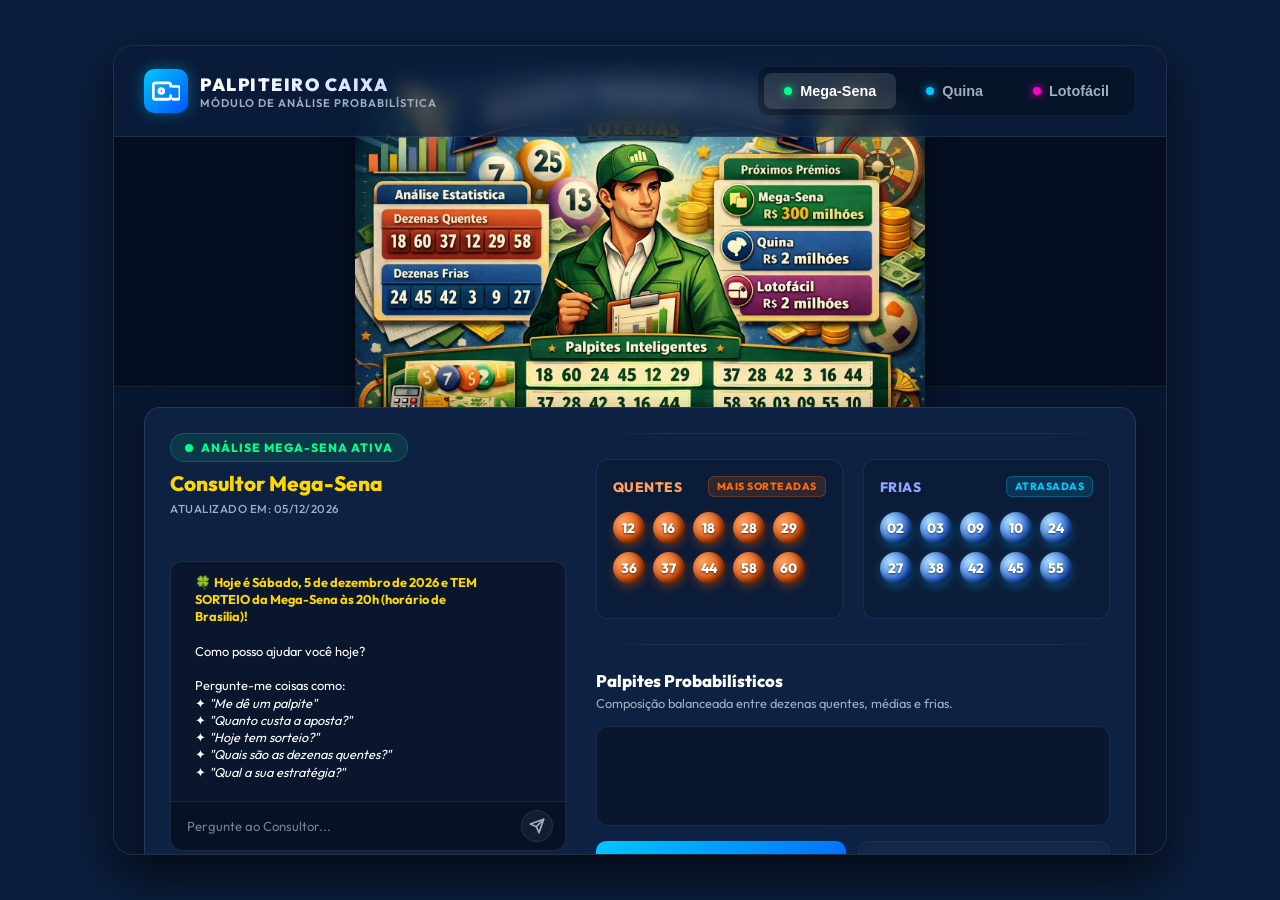
<file: MEU AGENTE PALPITEIRO.htm>
<!DOCTYPE html>
<html lang="pt-BR">
<head>
  <meta charset="UTF-8">
  <meta name="viewport" content="width=device-width, initial-scale=1.0">
  <title>Agente Probabilístico - Loterias Caixa</title>
  <meta name="description" content="Gere palpites probabilísticos inteligentes e analise estatísticas de dezenas quentes e frias para Mega-Sena, Quina e Lotofácil.">
  
  <!-- Google Fonts - Outfit -->
  <link rel="preconnect" href="https://fonts.googleapis.com">
  <link rel="preconnect" href="https://fonts.gstatic.com" crossorigin>
  <link href="https://fonts.googleapis.com/css2?family=Outfit:wght@300;400;600;800;900&display=swap" rel="stylesheet">
  
  <!-- CSS Stylesheet -->
  <link rel="stylesheet" href="style.css">
</head>
<body>

  <!-- Título principal oculto para SEO e leitores de tela -->
  <h1 class="sr-only">Painel do Agente Probabilístico - Loterias Caixa</h1>

  <div class="app-wrapper">
    <div class="dashboard-container" id="dashboardContainer">
      
      <!-- Cabeçalho do Painel -->
      <header class="dashboard-header">
        <div class="logo-area">
          <div class="logo-icon">
            <svg viewBox="0 0 24 24" width="28" height="28" fill="none" stroke="currentColor" stroke-width="2.5" stroke-linecap="round" stroke-linejoin="round">
              <path d="M16 16v1a2 2 0 0 1-2 2H3a2 2 0 0 1-2-2V7a2 2 0 0 1 2-2h11a2 2 0 0 1 2 2v1" />
              <path d="M18 8h4a2 2 0 0 1 2 2v7a2 2 0 0 1-2 2h-4" />
              <circle cx="8" cy="12" r="2" />
            </svg>
          </div>
          <div class="logo-text">
            <span class="logo-title">PALPITEIRO CAIXA</span>
            <span class="logo-subtitle">Módulo de Análise Probabilística</span>
          </div>
        </div>
        
        <!-- Menu de Seleção de Loterias -->
        <nav class="lottery-nav" aria-label="Seleção de Loteria">
          <button id="btn-mega" class="nav-btn active" onclick="selecionarJogo('mega')" aria-selected="true">
            <span class="nav-btn-indicator mega"></span>
            Mega-Sena
          </button>
          <button id="btn-quina" class="nav-btn" onclick="selecionarJogo('quina')" aria-selected="false">
            <span class="nav-btn-indicator quina"></span>
            Quina
          </button>
          <button id="btn-lotofacil" class="nav-btn" onclick="selecionarJogo('lotofacil')" aria-selected="false">
            <span class="nav-btn-indicator lotofacil"></span>
            Lotofácil
          </button>
        </nav>
      </header>

      <!-- Área do Desenho (Exibição da Imagem Original sem sobreposição) -->
      <div class="dashboard-visual-area">
        <img src="dashboard-agente-probabilistico.png" alt="Painel Visual Agente Probabilístico" class="dashboard-visual-image">
      </div>

      <!-- Conteúdo Principal: Painel Único Compacto na Base -->
      <main class="dashboard-content">
        
        <section class="main-panel panel-glass">

          <!-- Coluna Esquerda: Painel do Agente -->
          <div class="agent-panel">
            <!-- Cabeçalho do Agente (Status e Nome) -->
            <div class="panel-agent-header">
              <div class="agent-status-badge">
                <span class="pulse-dot"></span>
                <span id="agent-status-text">Análise Mega-Sena Ativa</span>
              </div>
              <h2 id="agent-name" class="agent-name">Consultor Mega-Sena</h2>
            </div>

            <!-- Painel de Conversação Interativa (Chatbot) -->
            <div class="agent-chat-box">
              <div id="chat-messages" class="chat-messages">
                <!-- Mensagens geradas dinamicamente pelo JS -->
              </div>
              <div class="chat-input-area">
                <input type="text" id="chat-input" placeholder="Pergunte ao Consultor..." onkeydown="if(event.key === 'Enter') enviarMensagemChat()">
                <button id="btn-send-chat" onclick="enviarMensagemChat()" aria-label="Enviar mensagem">
                  <svg viewBox="0 0 24 24" width="16" height="16" fill="none" stroke="currentColor" stroke-width="2.5" stroke-linecap="round" stroke-linejoin="round">
                    <line x1="22" y1="2" x2="11" y2="13"></line>
                    <polygon points="22 2 15 22 11 13 2 9 22 2"></polygon>
                  </svg>
                </button>
              </div>
            </div>
          </div>

          <!-- Coluna Direita: Painel de Análise -->
          <div class="analysis-panel">

            <!-- Seção do Último Resultado Oficial -->
            <div class="resultado-section" id="ultimo-resultado" style="display: none;">
              <div class="resultado-header">
                <h3>Último Sorteio <span id="res-concurso" class="badge" style="background: rgba(255,255,255,0.1);"></span></h3>
                <span class="resultado-data" id="res-data"></span>
              </div>
              <div id="res-bolas" class="numbers-display" style="min-height: auto; margin-bottom: 10px;">
                <!-- Bolas geradas pelo JS -->
              </div>
              <div id="res-acumulou" class="badge-acumulou" style="display: none;">ACUMULOU!</div>
              <div class="resultado-premios" id="res-premios">
                <!-- Prêmios gerados pelo JS -->
              </div>
            </div>

            <!-- Separador -->
            <div class="divider"></div>

            <!-- Seção de Frequência de Dezenas (Quentes / Frias) -->
            <div class="frequency-section">
              <div class="frequency-column">
                <h3 class="title-hot">Quentes <span class="badge badge-hot">Mais Sorteadas</span></h3>
                <div id="hot-numbers" class="numbers-display">
                  <!-- Bolas geradas pelo JS -->
                </div>
              </div>
              
              <div class="frequency-column">
                <h3 class="title-cold">Frias <span class="badge badge-cold">Atrasadas</span></h3>
                <div id="cold-numbers" class="numbers-display">
                  <!-- Bolas geradas pelo JS -->
                </div>
              </div>
            </div>

            <!-- Separador -->
            <div class="divider"></div>

            <!-- Gerador de Palpites -->
            <div class="generator-section">
              <div class="generator-header">
                <h3>Palpites Probabilísticos</h3>
                <p>Composição balanceada entre dezenas quentes, médias e frias.</p>
              </div>

              <!-- Área de Exibição do Jogo Gerado -->
              <div class="palpite-display-container">
                <div id="palpite-balls" class="palpite-balls-grid">
                  <!-- Bolas do palpite simulado -->
                </div>
              </div>

              <!-- Detalhes do Jogo Gerado -->
              <div class="game-analytics" id="game-analytics" style="display: none;">
                <div class="analytic-item">
                  <span class="analytic-label">Composição:</span>
                  <span class="analytic-value" id="val-composition">-</span>
                </div>
                <div class="analytic-item">
                  <span class="analytic-label">Paridade:</span>
                  <span class="analytic-value" id="val-parity">-</span>
                </div>
                <div class="analytic-item">
                  <span class="analytic-label">Distribuição:</span>
                  <span class="analytic-value" id="val-distribution">-</span>
                </div>
              </div>

              <!-- Controles do Gerador -->
              <div class="generator-actions">
                <button id="btn-generate" class="btn btn-primary" onclick="gerarPalpiteEstatistico()">
                  <svg viewBox="0 0 24 24" width="16" height="16" fill="none" stroke="currentColor" stroke-width="2" stroke-linecap="round" stroke-linejoin="round">
                    <path d="M21.5 2v6h-6M21.34 15.57a10 10 0 1 1-.57-8.38l5.67-5.67" />
                  </svg>
                  Gerar Jogo
                </button>
                
                <button id="btn-copy" class="btn btn-secondary" onclick="copiarPalpite()" disabled>
                  <svg id="copy-icon" viewBox="0 0 24 24" width="16" height="16" fill="none" stroke="currentColor" stroke-width="2" stroke-linecap="round" stroke-linejoin="round">
                    <rect x="9" y="9" width="13" height="13" rx="2" ry="2" />
                    <path d="M5 15H4a2 2 0 0 1-2-2V4a2 2 0 0 1 2-2h9a2 2 0 0 1 2 2v1" />
                  </svg>
                  <span id="copy-btn-text">Copiar Jogo</span>
                </button>
              </div>

              <!-- Histórico de Palpites -->
              <div class="historico-section">
                <div class="historico-header" onclick="toggleHistorico()">
                  <h3>Histórico de Palpites</h3>
                  <span id="historico-toggle-icon">▼</span>
                </div>
                <div id="historico-lista" class="historico-lista" style="display: none;">
                  <!-- Itens do histórico gerados pelo JS -->
                </div>
                <div class="historico-actions" id="historico-actions" style="display: none;">
                  <button class="btn-micro" onclick="historicoManager.limpar(jogoAtivo)">Limpar</button>
                  <button class="btn-micro" onclick="historicoManager.exportar(jogoAtivo)">Exportar</button>
                </div>
              </div>
            </div>

          </div>

        </section>
        
      </main>

      <!-- Rodapé do Painel -->
      <footer class="dashboard-footer">
        <p>© 2026 Agente Probabilístico Caixa. Desenvolvido para fins de análise estatística. Jogue com responsabilidade.</p>
        <div class="status-indicator">
          <span class="dot yellow" id="api-status-dot"></span>
          <span id="api-status-text">Conectando API...</span>
          <span style="margin: 0 8px; color: var(--border-light);">|</span>
          <span class="dot green"></span>
          <span id="footer-indicador-texto">Modelo Padrão: 3 pares / 3 ímpares</span>
        </div>
      </footer>
      
    </div>
  </div>

  <!-- Toast Notifications Container -->
  <div id="toast-container" class="toast-container"></div>

  <!-- JavaScript -->
  <script src="app.js?v=1.0.2"></script>
</body>
</html>
</file>
<file: style.css>
/* ==========================================================================
   AGENTE PROBABILÍSTICO - SISTEMA DE ESTILOS PREMIUM (GLASSMORPHISM)
   ========================================================================== */

/* Cores e Variáveis Globais */
:root {
  --bg-primary: #0b1e3d;
  --bg-card: rgba(11, 30, 61, 0.55);
  --bg-card-hover: rgba(15, 38, 77, 0.7);
  --border-light: rgba(255, 255, 255, 0.08);
  --border-active: rgba(0, 200, 255, 0.3);

  /* Paleta Neon Futurista */
  --text-primary: #ffffff;
  --text-secondary: #a0aec0;
  --color-mega: #209869;
  /* Verde Mega-Sena */
  --color-quina: #262f7e;
  /* Azul Quina */
  --color-lotofacil: #93096c;
  /* Roxo Lotofácil */

  --neon-cyan: #00c8ff;
  --neon-gold: #ffd700;
  --neon-orange: #ff6b08;
  --neon-green: #00ff88;
  --neon-red: #ff3366;

  /* Tipografia */
  --font-main: 'Outfit', -apple-system, BlinkMacSystemFont, "Segoe UI", Roboto, sans-serif;
}

/* Reset e Configurações Básicas */
* {
  margin: 0;
  padding: 0;
  box-sizing: border-box;
}

body {
  background-color: var(--bg-primary);
  color: var(--text-primary);
  font-family: var(--font-main);
  min-height: 100vh;
  display: flex;
  justify-content: center;
  align-items: center;
  overflow-x: hidden;
  padding: 20px;
}

/* Helper para SEO */
.sr-only {
  position: absolute;
  width: 1px;
  height: 1px;
  padding: 0;
  margin: -1px;
  overflow: hidden;
  clip: rect(0, 0, 0, 0);
  border: 0;
}

/* Container Principal do Wrapper */
.app-wrapper {
  width: 100%;
  max-width: 1400px;
  height: 90vh;
  min-height: 650px;
  display: flex;
  justify-content: center;
  align-items: center;
}

/* Container do Dashboard (ocupa 85% de largura nas laterais) */
.dashboard-container {
  width: 85%;
  height: 100%;
  background-color: #081730;
  /* Fundo sólido escuro */
  border-radius: 20px;
  box-shadow: 0 20px 50px rgba(0, 0, 0, 0.7);
  border: 1px solid rgba(255, 255, 255, 0.1);
  display: flex;
  flex-direction: column;
  position: relative;
  overflow-y: auto;
  /* Permite rolagem de toda a página se necessário */
}

/* Área do Desenho (Exibição da Imagem Original sem sobreposição) */
.dashboard-visual-area {
  width: 100%;
  background-color: #050f21;
  /* Fundo mais escuro para destacar o desenho */
  display: flex;
  justify-content: center;
  align-items: center;
  padding: 20px;
  border-bottom: 1px solid var(--border-light);
  min-height: 250px;
}

.dashboard-visual-image {
  max-width: 100%;
  max-height: 380px;
  /* Limita a altura para deixar espaço livre para a mesa de palpites */
  height: auto;
  object-fit: contain;
  /* Mostra a imagem completa sem nenhum corte */
  border-radius: 12px;
  box-shadow: 0 8px 30px rgba(0, 0, 0, 0.5);
}


/* Efeito Glassmorphism para os Painéis */
.panel-glass {
  background: var(--bg-card);
  backdrop-filter: blur(16px);
  -webkit-backdrop-filter: blur(16px);
  border: 1px solid var(--border-light);
  border-radius: 16px;
  padding: 25px;
  transition: all 0.4s cubic-bezier(0.165, 0.84, 0.44, 1);
}

.panel-glass:hover {
  border-color: rgba(255, 255, 255, 0.15);
  box-shadow: 0 10px 30px rgba(0, 0, 0, 0.3);
}

/* Cabeçalho do Dashboard */
.dashboard-header {
  padding: 20px 30px;
  display: flex;
  justify-content: space-between;
  align-items: center;
  background: rgba(11, 30, 61, 0.7);
  backdrop-filter: blur(10px);
  border-bottom: 1px solid var(--border-light);
  z-index: 10;
}

/* Widget de Relógio e Data Lado a Lado no Cabeçalho */
.header-datetime {
  display: flex;
  flex-direction: row;
  align-items: center;
  gap: 8px;
  background: rgba(15, 23, 42, 0.6);
  border: 1px solid var(--border-light);
  padding: 6px 14px;
  border-radius: 10px;
  backdrop-filter: blur(10px);
  box-shadow: 0 4px 15px rgba(0, 0, 0, 0.2);
}

.header-datetime .clock-icon {
  color: var(--neon-cyan);
  animation: clockPulse 2s infinite ease-in-out;
  flex-shrink: 0;
}

@keyframes clockPulse {
  0%, 100% { opacity: 1; transform: scale(1); }
  50% { opacity: 0.7; transform: scale(0.95); }
}

.datetime-text {
  font-size: 0.85rem;
  font-weight: 600;
  color: var(--text-primary);
  letter-spacing: 0.5px;
}

.datetime-highlight {
  font-size: 0.85rem;
  color: var(--neon-cyan);
  font-weight: 700;
  font-family: monospace, 'Outfit', sans-serif;
}

.datetime-divider {
  color: rgba(255, 255, 255, 0.3);
  font-size: 0.85rem;
}

.logo-area {
  display: flex;
  align-items: center;
  gap: 12px;
}

.logo-icon {
  background: linear-gradient(135deg, var(--neon-cyan), #0055ff);
  color: white;
  width: 44px;
  height: 44px;
  border-radius: 10px;
  display: flex;
  justify-content: center;
  align-items: center;
  box-shadow: 0 0 15px rgba(0, 200, 255, 0.4);
}

.logo-text {
  display: flex;
  flex-direction: column;
}

.logo-title {
  font-size: 1.1rem;
  font-weight: 900;
  letter-spacing: 1.5px;
  background: linear-gradient(to right, #ffffff, #c2d6ff);
  -webkit-background-clip: text;
  -webkit-text-fill-color: transparent;
}

.logo-subtitle {
  font-size: 0.7rem;
  color: var(--text-secondary);
  font-weight: 600;
  text-transform: uppercase;
  letter-spacing: 1px;
}

/* Menu de Navegação Superior */
.lottery-nav {
  display: flex;
  gap: 10px;
  background: rgba(0, 0, 0, 0.25);
  padding: 6px;
  border-radius: 12px;
  border: 1px solid rgba(255, 255, 255, 0.05);
}

.nav-btn {
  background: transparent;
  border: none;
  color: var(--text-secondary);
  padding: 10px 20px;
  font-size: 0.9rem;
  font-weight: 700;
  border-radius: 8px;
  cursor: pointer;
  display: flex;
  align-items: center;
  gap: 8px;
  transition: all 0.3s ease;
}

.nav-btn:hover {
  color: var(--text-primary);
  background: rgba(255, 255, 255, 0.05);
}

.nav-btn.active {
  color: var(--text-primary);
  background: rgba(255, 255, 255, 0.12);
  box-shadow: 0 4px 12px rgba(0, 0, 0, 0.2);
}

/* Indicador colorido de cada jogo no botão */
.nav-btn-indicator {
  width: 8px;
  height: 8px;
  border-radius: 50%;
  display: inline-block;
}

.nav-btn-indicator.mega {
  background-color: var(--neon-green);
  box-shadow: 0 0 8px var(--neon-green);
}

.nav-btn-indicator.quina {
  background-color: var(--neon-cyan);
  box-shadow: 0 0 8px var(--neon-cyan);
}

.nav-btn-indicator.lotofacil {
  background-color: #ff00c8;
  box-shadow: 0 0 8px #ff00c8;
}

/* Grid de Conteúdo Principal (Abaixo da área do desenho no topo) */
.dashboard-content {
  padding: 20px 30px 30px 30px;
  display: flex;
  flex-direction: column;
}

/* Painel principal consolidado na horizontal com fundo sólido elegante */
.main-panel.panel-glass {
  width: 100%;
  display: grid;
  grid-template-columns: 1fr 1.3fr;
  gap: 30px;
  padding: 25px;
  background: #0d2142;
  /* Fundo sólido elegante, sem transparência de imagem por trás */
  border: 1px solid rgba(255, 255, 255, 0.1);
  box-shadow: 0 10px 30px rgba(0, 0, 0, 0.4);
}


/* Novo cabeçalho do painel consolidado */
.panel-agent-header {
  display: flex;
  flex-direction: column;
  align-items: flex-start;
  gap: 8px;
  margin-bottom: 15px;
}



/* Scrollbar premium customizado para o painel de conteúdo */
.dashboard-content::-webkit-scrollbar {
  width: 6px;
}

.dashboard-content::-webkit-scrollbar-track {
  background: rgba(0, 0, 0, 0.15);
  border-radius: 10px;
}

.dashboard-content::-webkit-scrollbar-thumb {
  background: rgba(255, 255, 255, 0.08);
  border-radius: 10px;
}

.dashboard-content::-webkit-scrollbar-thumb:hover {
  background: var(--border-active);
}


/* Painel do Agente (Esquerdo) */
.agent-panel {
  display: flex;
  flex-direction: column;
  justify-content: flex-start;
  gap: 25px;
}

.agent-status-badge {
  align-self: flex-start;
  background: rgba(0, 255, 136, 0.1);
  border: 1px solid rgba(0, 255, 136, 0.2);
  color: var(--neon-green);
  padding: 6px 14px;
  border-radius: 20px;
  font-size: 0.75rem;
  font-weight: 800;
  text-transform: uppercase;
  letter-spacing: 1px;
  display: flex;
  align-items: center;
  gap: 8px;
}

.pulse-dot {
  width: 8px;
  height: 8px;
  background-color: var(--neon-green);
  border-radius: 50%;
  animation: pulse 1.8s infinite;
}

@keyframes pulse {
  0% {
    transform: scale(0.95);
    box-shadow: 0 0 0 0 rgba(0, 255, 136, 0.7);
  }

  70% {
    transform: scale(1);
    box-shadow: 0 0 0 6px rgba(0, 255, 136, 0);
  }

  100% {
    transform: scale(0.95);
    box-shadow: 0 0 0 0 rgba(0, 255, 136, 0);
  }
}

.agent-profile {
  display: flex;
  align-items: center;
  gap: 20px;
}

.agent-avatar {
  width: 70px;
  height: 70px;
  border-radius: 50%;
  background: rgba(255, 255, 255, 0.03);
  display: flex;
  justify-content: center;
  align-items: center;
  border: 1px solid var(--border-light);
}

.avatar-svg {
  width: 100%;
  height: 100%;
}

.agent-info {
  flex: 1;
}

.agent-name {
  font-size: 1.3rem;
  font-weight: 800;
  color: var(--neon-gold);
  margin-bottom: 5px;
}

.agent-description {
  font-size: 0.85rem;
  color: var(--text-secondary);
  line-height: 1.4;
}

.principles-box {
  background: rgba(0, 0, 0, 0.2);
  padding: 18px;
  border-radius: 12px;
  border: 1px solid var(--border-light);
}

.principles-box h3 {
  font-size: 0.9rem;
  font-weight: 800;
  color: var(--text-primary);
  margin-bottom: 12px;
  letter-spacing: 0.5px;
  text-transform: uppercase;
}

.principles-list {
  list-style: none;
  display: flex;
  flex-direction: column;
  gap: 10px;
}

.principles-list li {
  font-size: 0.8rem;
  color: var(--text-secondary);
  position: relative;
  padding-left: 18px;
  line-height: 1.3;
}

.principles-list li::before {
  content: "✦";
  position: absolute;
  left: 0;
  top: 0;
  color: var(--neon-cyan);
  font-size: 0.85rem;
}

/* Painel de Análise (Direito) */
.analysis-panel {
  display: flex;
  flex-direction: column;
  gap: 25px;
}

/* Seção de Frequências (Quentes / Frias) */
.frequency-section {
  display: grid;
  grid-template-columns: 1fr 1fr;
  gap: 20px;
}

.frequency-column {
  background: rgba(0, 0, 0, 0.15);
  border-radius: 12px;
  padding: 16px;
  border: 1px solid var(--border-light);
}

.frequency-column h3 {
  font-size: 0.85rem;
  font-weight: 800;
  margin-bottom: 15px;
  display: flex;
  justify-content: space-between;
  align-items: center;
  text-transform: uppercase;
  letter-spacing: 0.5px;
}

.title-hot {
  color: #ffa260;
}

.title-cold {
  color: #8fa6ff;
}

.badge {
  font-size: 0.65rem;
  padding: 3px 8px;
  border-radius: 6px;
  font-weight: 800;
  text-transform: uppercase;
}

.badge-hot {
  background: rgba(255, 107, 8, 0.15);
  color: var(--neon-orange);
  border: 1px solid rgba(255, 107, 8, 0.25);
}

.badge-cold {
  background: rgba(0, 200, 255, 0.15);
  color: var(--neon-cyan);
  border: 1px solid rgba(0, 200, 255, 0.25);
}

.numbers-display {
  display: flex;
  flex-wrap: wrap;
  gap: 8px;
  min-height: 90px;
  align-content: flex-start;
}

/* Estilo das Dezenas (Esferas 3D) */
.ball {
  width: 32px;
  height: 32px;
  border-radius: 50%;
  display: flex;
  justify-content: center;
  align-items: center;
  font-size: 0.85rem;
  font-weight: 800;
  color: white;
  user-select: none;
  position: relative;
  transition: transform 0.2s ease;
}

.ball:hover {
  transform: scale(1.15);
  z-index: 2;
}

/* Bolas Quentes (Vermelho/Dourado/Laranja) */
.ball-hot {
  background: radial-gradient(circle at 30% 30%, #ffa260 0%, #d84b06 70%, #8c2e00 100%);
  box-shadow: inset -3px -3px 6px rgba(0, 0, 0, 0.6),
    0 4px 8px rgba(255, 107, 8, 0.25);
  text-shadow: 0 1px 2px rgba(0, 0, 0, 0.6);
}

/* Bolas Frias (Azul/Cyan) */
.ball-cold {
  background: radial-gradient(circle at 30% 30%, #aedfff 0%, #1e60db 70%, #082d8c 100%);
  box-shadow: inset -3px -3px 6px rgba(0, 0, 0, 0.6),
    0 4px 8px rgba(0, 200, 255, 0.25);
  text-shadow: 0 1px 2px rgba(0, 0, 0, 0.6);
}

/* Linha divisória */
.divider {
  height: 1px;
  background: linear-gradient(to right, transparent, var(--border-light) 15%, var(--border-light) 85%, transparent);
}

/* Gerador de Palpites */
.generator-section {
  display: flex;
  flex-direction: column;
  gap: 15px;
}

.generator-header h3 {
  font-size: 1.05rem;
  font-weight: 800;
  color: var(--text-primary);
  margin-bottom: 4px;
}

.generator-header p {
  font-size: 0.8rem;
  color: var(--text-secondary);
}

/* Container de exibição do palpite gerado */
.palpite-display-container {
  background: rgba(0, 0, 0, 0.3);
  border-radius: 12px;
  padding: 20px;
  min-height: 100px;
  display: flex;
  justify-content: center;
  align-items: center;
  border: 1px solid var(--border-light);
}

.palpite-balls-grid {
  display: flex;
  justify-content: center;
  flex-wrap: wrap;
  gap: 12px;
}

/* Esferas de Palpite Especiais */
.ball-palpite {
  width: 48px;
  height: 48px;
  border-radius: 50%;
  display: flex;
  justify-content: center;
  align-items: center;
  font-size: 1.25rem;
  font-weight: 900;
  color: white;
  opacity: 0;
  transform: scale(0.3);
  animation: popIn 0.5s cubic-bezier(0.175, 0.885, 0.32, 1.275) forwards;

  /* Dourado Neon por padrão */
  background: radial-gradient(circle at 30% 30%, #ffe97f 0%, #cca000 70%, #7f6000 100%);
  box-shadow: inset -4px -4px 8px rgba(0, 0, 0, 0.6),
    0 8px 15px rgba(255, 215, 0, 0.25);
  text-shadow: 0 1px 3px rgba(0, 0, 0, 0.7);
}

/* Variação de cores por tipo de dezena no palpite */
.ball-palpite.hot {
  background: radial-gradient(circle at 30% 30%, #ffa260 0%, #e25814 70%, #993300 100%);
  box-shadow: inset -4px -4px 8px rgba(0, 0, 0, 0.6), 0 8px 15px rgba(255, 107, 8, 0.3);
}

.ball-palpite.medium {
  background: radial-gradient(circle at 30% 30%, #e0e0e0 0%, #888888 70%, #444444 100%);
  box-shadow: inset -4px -4px 8px rgba(0, 0, 0, 0.6), 0 8px 15px rgba(255, 255, 255, 0.15);
}

.ball-palpite.cold {
  background: radial-gradient(circle at 30% 30%, #aedfff 0%, #1e60db 70%, #082d8c 100%);
  box-shadow: inset -4px -4px 8px rgba(0, 0, 0, 0.6), 0 8px 15px rgba(0, 200, 255, 0.3);
}

@keyframes popIn {
  to {
    opacity: 1;
    transform: scale(1);
  }
}

/* Análise Estatística do Palpite */
.game-analytics {
  display: grid;
  grid-template-columns: repeat(3, 1fr);
  gap: 10px;
  background: rgba(255, 255, 255, 0.03);
  padding: 10px 15px;
  border-radius: 8px;
  border: 1px solid rgba(255, 255, 255, 0.03);
}

.analytic-item {
  display: flex;
  flex-direction: column;
  align-items: center;
  gap: 4px;
}

.analytic-label {
  font-size: 0.65rem;
  color: var(--text-secondary);
  text-transform: uppercase;
  letter-spacing: 0.5px;
}

.analytic-value {
  font-size: 0.8rem;
  font-weight: 700;
  color: var(--neon-cyan);
}

/* Botões e Ações */
.generator-actions {
  display: flex;
  gap: 12px;
}

.btn {
  flex: 1;
  border: none;
  padding: 14px 20px;
  font-size: 0.95rem;
  font-weight: 800;
  border-radius: 10px;
  cursor: pointer;
  display: flex;
  justify-content: center;
  align-items: center;
  gap: 10px;
  transition: all 0.25s cubic-bezier(0.075, 0.82, 0.165, 1);
}

.btn:active {
  transform: scale(0.97);
}

.btn-primary {
  background: linear-gradient(135deg, var(--neon-cyan) 0%, #0066ff 100%);
  color: white;
  box-shadow: 0 8px 20px rgba(0, 102, 255, 0.3);
}

.btn-primary:hover {
  filter: brightness(1.1);
  box-shadow: 0 8px 25px rgba(0, 102, 255, 0.45);
}

.btn-secondary {
  background: rgba(255, 255, 255, 0.07);
  color: var(--text-primary);
  border: 1px solid var(--border-light);
}

.btn-secondary:hover:not(:disabled) {
  background: rgba(255, 255, 255, 0.12);
  border-color: rgba(255, 255, 255, 0.2);
}

.btn:disabled {
  opacity: 0.4;
  cursor: not-allowed;
  transform: none !important;
}

/* Rodapé do Dashboard */
.dashboard-footer {
  padding: 15px 30px;
  background: rgba(0, 0, 0, 0.3);
  display: flex;
  justify-content: space-between;
  align-items: center;
  border-top: 1px solid var(--border-light);
  font-size: 0.75rem;
  color: var(--text-secondary);
}

.status-indicator {
  display: flex;
  align-items: center;
  gap: 6px;
  font-weight: 600;
}

.dot {
  width: 6px;
  height: 6px;
  border-radius: 50%;
}

.dot.green {
  background-color: var(--neon-green);
  box-shadow: 0 0 6px var(--neon-green);
}

/* ==========================================================================
   INTERFACES E ESTILOS DO CHATBOT DO AGENTE (PAINEL INTERATIVO)
   ========================================================================== */
.agent-chat-box {
  background: rgba(0, 0, 0, 0.22);
  border: 1px solid var(--border-light);
  border-radius: 12px;
  display: flex;
  flex-direction: column;
  height: 290px;
  overflow: hidden;
}

.chat-messages {
  flex: 1;
  padding: 12px;
  overflow-y: auto;
  display: flex;
  flex-direction: column;
  gap: 10px;
  background: rgba(0, 0, 0, 0.1);
}

/* Scrollbar elegante para o chat */
.chat-messages::-webkit-scrollbar {
  width: 4px;
}

.chat-messages::-webkit-scrollbar-track {
  background: transparent;
}

.chat-messages::-webkit-scrollbar-thumb {
  background: rgba(255, 255, 255, 0.08);
  border-radius: 10px;
}

.chat-messages::-webkit-scrollbar-thumb:hover {
  background: var(--border-active);
}

/* Balões de conversa do chat */
.chat-bubble {
  max-width: 85%;
  padding: 8px 12px;
  border-radius: 10px;
  font-size: 0.8rem;
  line-height: 1.35;
  animation: messageSlideIn 0.3s cubic-bezier(0.165, 0.84, 0.44, 1) forwards;
}

.chat-bubble.agent {
  align-self: flex-start;
  background: rgba(255, 255, 255, 0.06);
  color: var(--text-primary);
  border: 1px solid rgba(255, 255, 255, 0.04);
  border-bottom-left-radius: 2px;
  box-shadow: 0 4px 10px rgba(0, 0, 0, 0.15);
}

.chat-bubble.user {
  align-self: flex-end;
  background: linear-gradient(135deg, var(--neon-cyan) 0%, #0052cc 100%);
  color: white;
  border-bottom-right-radius: 2px;
  box-shadow: 0 4px 12px rgba(0, 200, 255, 0.15);
}

/* Destaque para dados e palpites do chat */
.chat-bubble strong {
  color: var(--neon-gold);
}

.chat-bubble.user strong {
  color: #fff;
}

@keyframes messageSlideIn {
  from {
    opacity: 0;
    transform: translateY(8px) scale(0.98);
  }

  to {
    opacity: 1;
    transform: translateY(0) scale(1);
  }
}

/* Campo de Input e Envio de Chat */
.chat-input-area {
  display: flex;
  background: rgba(0, 0, 0, 0.3);
  border-top: 1px solid var(--border-light);
  padding: 8px 12px;
  align-items: center;
  gap: 8px;
}

.chat-input-area input {
  flex: 1;
  background: transparent;
  border: none;
  outline: none;
  color: var(--text-primary);
  font-family: var(--font-main);
  font-size: 0.82rem;
  padding: 8px 4px;
}

.chat-input-area input::placeholder {
  color: var(--text-secondary);
  opacity: 0.7;
}

.chat-input-area button {
  background: rgba(255, 255, 255, 0.05);
  border: 1px solid var(--border-light);
  color: var(--text-secondary);
  width: 32px;
  height: 32px;
  border-radius: 50%;
  display: flex;
  justify-content: center;
  align-items: center;
  cursor: pointer;
  transition: all 0.25s ease;
}

.chat-input-area button:hover {
  background: linear-gradient(135deg, var(--neon-cyan) 0%, #0052cc 100%);
  color: white;
  border-color: transparent;
  box-shadow: 0 0 10px rgba(0, 200, 255, 0.4);
  transform: scale(1.05);
}

/* Indicador de Digitação Suave */
.typing-indicator {
  display: flex;
  gap: 4px;
  padding: 6px 12px;
  align-items: center;
  min-height: 24px;
}

.typing-indicator span {
  width: 5px;
  height: 5px;
  background-color: var(--text-secondary);
  border-radius: 50%;
  animation: typingBounce 1.2s infinite ease-in-out;
  opacity: 0.6;
}

.typing-indicator span:nth-child(2) {
  animation-delay: 0.2s;
}

.typing-indicator span:nth-child(3) {
  animation-delay: 0.4s;
}

@keyframes typingBounce {

  0%,
  80%,
  100% {
    transform: translateY(0);
  }

  40% {
    transform: translateY(-4px);
  }
}

/* ==========================================================================
   SEÇÃO DE ÚLTIMO RESULTADO (NOVO)
   ========================================================================== */
.resultado-section {
  background: rgba(0, 0, 0, 0.15);
  border-radius: 12px;
  padding: 16px;
  border: 1px solid var(--border-light);
  margin-bottom: 20px;
}

.resultado-header {
  display: flex;
  justify-content: space-between;
  align-items: center;
  margin-bottom: 12px;
}

.resultado-header h3 {
  font-size: 0.95rem;
  font-weight: 800;
  display: flex;
  align-items: center;
  gap: 8px;
}

.resultado-data {
  font-size: 0.75rem;
  color: var(--text-secondary);
}

.badge-acumulou {
  background: rgba(255, 51, 102, 0.15);
  color: var(--neon-red);
  border: 1px solid var(--neon-red);
  padding: 4px 10px;
  border-radius: 6px;
  font-size: 0.75rem;
  font-weight: 900;
  text-align: center;
  margin-bottom: 12px;
  text-transform: uppercase;
  animation: pulse-red 2s infinite;
}

@keyframes pulse-red {
  0% {
    box-shadow: 0 0 0 0 rgba(255, 51, 102, 0.4);
  }

  70% {
    box-shadow: 0 0 0 6px rgba(255, 51, 102, 0);
  }

  100% {
    box-shadow: 0 0 0 0 rgba(255, 51, 102, 0);
  }
}

.resultado-premios {
  display: flex;
  flex-direction: column;
  gap: 6px;
  background: rgba(0, 0, 0, 0.2);
  padding: 10px;
  border-radius: 8px;
}

.premio-linha {
  display: flex;
  justify-content: space-between;
  font-size: 0.75rem;
  padding-bottom: 4px;
  border-bottom: 1px dashed rgba(255, 255, 255, 0.05);
}

.premio-linha:last-child {
  border-bottom: none;
  padding-bottom: 0;
}

.premio-nome {
  color: var(--text-secondary);
}

.premio-valor {
  color: var(--neon-green);
  font-weight: 700;
}

/* ==========================================================================
   HISTÓRICO DE PALPITES (NOVO)
   ========================================================================== */
.historico-section {
  margin-top: 20px;
  background: rgba(255, 255, 255, 0.03);
  border-radius: 12px;
  border: 1px solid var(--border-light);
  overflow: hidden;
}

.historico-header {
  padding: 12px 15px;
  display: flex;
  justify-content: space-between;
  align-items: center;
  cursor: pointer;
  background: rgba(0, 0, 0, 0.2);
  transition: background 0.2s;
}

.historico-header:hover {
  background: rgba(0, 0, 0, 0.3);
}

.historico-header h3 {
  font-size: 0.85rem;
  font-weight: 700;
  color: var(--text-secondary);
}

.historico-lista {
  max-height: 200px;
  overflow-y: auto;
  padding: 10px;
  display: flex;
  flex-direction: column;
  gap: 8px;
}

.historico-lista::-webkit-scrollbar {
  width: 4px;
}

.historico-lista::-webkit-scrollbar-thumb {
  background: rgba(255, 255, 255, 0.1);
  border-radius: 4px;
}

.historico-item {
  background: rgba(0, 0, 0, 0.3);
  padding: 8px 12px;
  border-radius: 6px;
  display: flex;
  flex-direction: column;
  gap: 4px;
}

.historico-item-header {
  display: flex;
  justify-content: space-between;
  font-size: 0.65rem;
  color: var(--text-secondary);
}

.historico-item-dezenas {
  font-weight: 800;
  font-size: 0.9rem;
  color: var(--neon-cyan);
  letter-spacing: 1px;
}

.historico-actions {
  padding: 10px;
  display: flex;
  gap: 10px;
  border-top: 1px solid rgba(255, 255, 255, 0.05);
}

.btn-micro {
  flex: 1;
  background: rgba(255, 255, 255, 0.05);
  border: 1px solid rgba(255, 255, 255, 0.1);
  color: var(--text-secondary);
  padding: 6px;
  border-radius: 4px;
  font-size: 0.7rem;
  cursor: pointer;
  transition: all 0.2s;
}

.btn-micro:hover {
  background: rgba(255, 255, 255, 0.1);
  color: white;
}

/* ==========================================================================
   TOAST NOTIFICATIONS (NOVO)
   ========================================================================== */
.toast-container {
  position: fixed;
  bottom: 20px;
  right: 20px;
  display: flex;
  flex-direction: column;
  gap: 10px;
  z-index: 9999;
}

.toast {
  background: rgba(11, 30, 61, 0.95);
  backdrop-filter: blur(10px);
  border-left: 4px solid var(--neon-cyan);
  color: white;
  padding: 12px 20px;
  border-radius: 8px;
  box-shadow: 0 5px 15px rgba(0, 0, 0, 0.5);
  font-size: 0.85rem;
  font-weight: 600;
  animation: slideInRight 0.3s forwards, fadeOut 0.5s 2.5s forwards;
  opacity: 0;
  transform: translateX(100%);
}

.toast.success {
  border-left-color: var(--neon-green);
}

.toast.error {
  border-left-color: var(--neon-red);
}

@keyframes slideInRight {
  to {
    opacity: 1;
    transform: translateX(0);
  }
}

@keyframes fadeOut {
  to {
    opacity: 0;
    transform: translateX(100%);
  }
}

.dot.yellow {
  background-color: var(--neon-gold);
  box-shadow: 0 0 6px var(--neon-gold);
}

.dot.red {
  background-color: var(--neon-red);
  box-shadow: 0 0 6px var(--neon-red);
}

/* Responsividade e Layout Adaptativo */
@media (max-width: 1024px) {
  .app-wrapper {
    height: auto;
    min-height: auto;
  }

  .dashboard-container {
    width: 100%;
    height: auto;
    background-size: cover;
  }

  .dashboard-content {
    width: 100%;
    min-width: auto;
    gap: 20px;
    padding: 20px;
  }

  .main-panel.panel-glass {
    grid-template-columns: 1fr;
    gap: 20px;
    padding: 20px;
  }

  .dashboard-visual-area {
    padding: 10px;
    min-height: auto;
  }

  .dashboard-visual-image {
    max-height: 240px;
  }

  .dashboard-header {
    flex-direction: column;
    gap: 15px;
    padding: 20px;
    text-align: center;
  }
}

@media (max-width: 600px) {
  body {
    padding: 6px;
  }

  .lottery-nav {
    flex-direction: row;
    flex-wrap: wrap;
    width: 100%;
  }

  .nav-btn {
    flex: 1;
    min-width: 100px;
    justify-content: center;
    padding: 8px 10px;
    font-size: 0.82rem;
  }

  .frequency-section {
    grid-template-columns: 1fr;
  }

  .game-analytics {
    grid-template-columns: 1fr;
    gap: 8px;
  }

  .ball-palpite {
    width: 38px;
    height: 38px;
    font-size: 1rem;
  }

  .ball {
    width: 32px;
    height: 32px;
    font-size: 0.85rem;
  }

  .lotofacil-tabs-nav {
    gap: 4px;
  }

  .tab-sub-btn {
    padding: 5px 8px !important;
    font-size: 0.72rem !important;
  }

  .dashboard-footer {
    flex-direction: column;
    gap: 10px;
    text-align: center;
    padding: 15px;
  }
}
</file>
